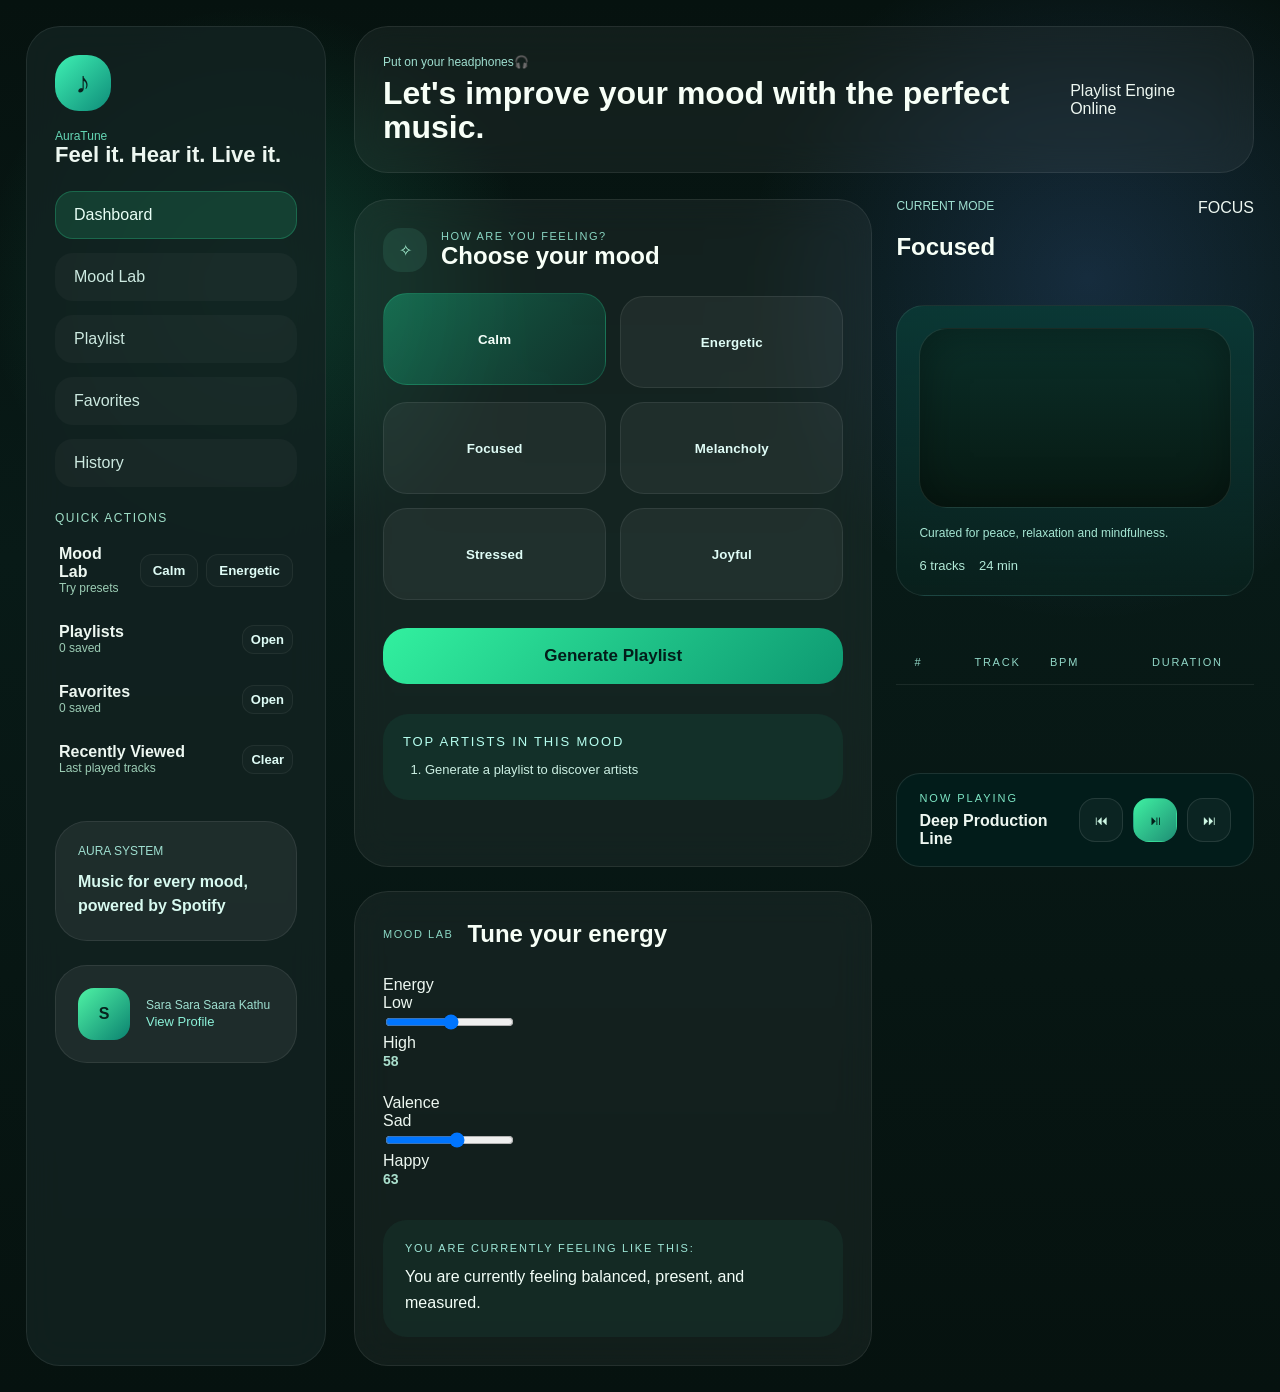
<file: MOOD-BASED-PLAYLIST-main/web/index.html>
<!DOCTYPE html>
<html lang="en">
<head>
    <meta charset="UTF-8" />
    <meta name="viewport" content="width=device-width, initial-scale=1.0" />
    <title>AuraTune</title>
    <link rel="stylesheet" href="styles.css" />
</head>
<body>
    <div class="app-shell">
        <aside class="sidebar-panel">
            <div class="sidebar-brand">
                <div class="logo">♪</div>
                <div>
                    <p class="label-small">AuraTune</p>
                    <h1>Feel it. Hear it. Live it.</h1>
                </div>
            </div>

            <nav class="sidebar-nav">
                <a class="nav-link active" data-panel="dashboard" href="#">Dashboard</a>
                <a class="nav-link" data-panel="mood-lab" href="#">Mood Lab</a>
                <a class="nav-link" data-panel="playlist" href="#">Playlist</a>
                <a class="nav-link" data-panel="favorites" href="#">Favorites</a>
                <a class="nav-link" data-panel="history" href="#">History</a>
            </nav>

            <div class="sidebar-section" id="sidebar-interact">
                <div class="sidebar-subtitle">Quick Actions</div>
                <div id="sidebar-moodlab" class="sidebar-items">
                    <div class="sidebar-item">
                        <div>
                            <strong>Mood Lab</strong>
                            <div class="muted">Try presets</div>
                        </div>
                        <div class="sidebar-actions">
                            <button class="sidebar-button" data-mood="Calm">Calm</button>
                            <button class="sidebar-button" data-mood="Energetic">Energetic</button>
                        </div>
                    </div>
                </div>

                <div id="sidebar-playlists" class="sidebar-items">
                    <div class="sidebar-item">
                        <div>
                            <strong>Playlists</strong>
                            <div class="muted" id="sidebar-playlist-count">0 saved</div>
                        </div>
                        <div class="sidebar-actions">
                            <button class="sidebar-button small" data-action="open-playlists">Open</button>
                        </div>
                    </div>
                </div>

                <div id="sidebar-favs" class="sidebar-items">
                    <div class="sidebar-item">
                        <div>
                            <strong>Favorites</strong>
                            <div class="muted" id="sidebar-favorites-count">0 saved</div>
                        </div>
                        <div class="sidebar-actions">
                            <button class="sidebar-button small" data-action="open-favs">Open</button>
                        </div>
                    </div>
                </div>

                <div id="sidebar-history" class="sidebar-items">
                    <div class="sidebar-item">
                        <div>
                            <strong>Recently Viewed</strong>
                            <div class="muted">Last played tracks</div>
                        </div>
                        <div class="sidebar-actions">
                            <button class="sidebar-button small" data-action="clear-history">Clear</button>
                        </div>
                    </div>
                    <ul id="recentHistory" class="panel-list" aria-live="polite"></ul>
                </div>
            </div>

            <div class="spotify-card">
                <p class="label-small">AURA SYSTEM</p>
                <h2>Music for every mood, powered by Spotify</h2>
            </div>

            <div class="profile-card">
                <div class="profile-avatar">S</div>
                <div>
                    <p class="label-small">Sara Sara Saara Kathu</p>
                    <a href="#">View Profile</a>
                </div>
            </div>
        </aside>

        <main class="dashboard-main">
            <header class="dashboard-header">
                <div>
                    <p class="label-small">Put on your headphones🎧</p>
                    <h2>Let's improve your mood with the perfect music.</h2>
                </div>
                <div class="status-pill status-pill-top">
                    <span class="status-dot"></span>
                    Playlist Engine Online
                </div>
            </header>

            <div class="panel-section" data-view="dashboard">
            <section class="dashboard-grid">
                <div class="mood-card">
                    <div class="section-title small">
                        <span class="icon-badge">✧</span>
                        <div>
                            <p class="label-small">HOW ARE YOU FEELING?</p>
                            <h3>Choose your mood</h3>
                        </div>
                    </div>

                    <div class="mood-options mood-grid">
                        <button class="mood-button active" data-mood="Calm">Calm</button>
                        <button class="mood-button" data-mood="Energetic">Energetic</button>
                        <button class="mood-button" data-mood="Focused">Focused</button>
                        <button class="mood-button" data-mood="Melancholy">Melancholy</button>
                        <button class="mood-button" data-mood="Stressed">Stressed</button>
                        <button class="mood-button" data-mood="Joyful">Joyful</button>
                    </div>

                    <button id="generateBtn" class="primary-button">Generate Playlist</button>

                    <div class="feature-callout">
                        <p class="feature-title">Top artists in this mood</p>
                        <ol id="topArtistsList" class="top-artists-list">
                            <li>Generate a playlist to discover artists</li>
                        </ol>
                    </div>
                </div>

                <div class="right-panel">
                    <div class="current-mode-header">
                        <div>
                            <p class="label-small">CURRENT MODE</p>
                            <h2 id="currentMood">Focused</h2>
                        </div>
                        <span id="moodBadge" class="mood-badge mood-focused">FOCUS</span>
                    </div>

                    <div class="current-listen-card">
                        <div class="cover-art"></div>
                        <div class="listen-copy">
                            <p class="label-small" id="currentDescription">Curated for peace, relaxation and mindfulness.</p>
                            <div class="listen-meta">
                                <span id="trackCount">6 tracks</span>
                                <span id="playlistDuration">24 min</span>
                            </div>
                        </div>
                    </div>

                    <div class="track-table">
                        <div class="track-row track-table-header">
                            <div>#</div>
                            <div>TRACK</div>
                            <div>BPM</div>
                            <div>DURATION</div>
                        </div>
                        <div class="track-list-wrapper">
                            <ul id="trackList" class="track-list"></ul>
                            <div class="track-list-actions">
                                <button id="showMoreTracks" class="secondary-button" type="button" hidden>Show more</button>
                            </div>
                        </div>
                    </div>

                    <div class="mini-player">
                        <div class="player-info">
                            <span class="player-status">Now Playing</span>
                            <strong id="playerTrack">Deep Production Line</strong>
                        </div>
                        <div class="player-controls">
                            <button class="icon-button">⏮</button>
                            <button class="icon-button play">⏯</button>
                            <button class="icon-button">⏭</button>
                        </div>
                    </div>
                </div>

                <div class="slider-card">
                    <div class="slider-card-header">
                        <p class="label-small">Mood Lab</p>
                        <h3>Tune your energy</h3>
                    </div>

                    <div class="mood-sliders">
                        <div class="mood-slider">
                            <span class="slider-title">Energy</span>
                            <div class="slider-line">
                                <span class="slider-text">Low</span>
                                <div class="slider-track">
                                    <input id="energyRange" type="range" min="14" max="100" value="58" step="1" />
                                    <div class="slider-fill" id="energySliderFill"></div>
                                    <div class="slider-thumb" id="energyThumb"></div>
                                </div>
                                <span class="slider-text">High</span>
                            </div>
                            <span class="slider-value" id="energyValue">58</span>
                        </div>

                        <div class="mood-slider">
                            <span class="slider-title">Valence</span>
                            <div class="slider-line">
                                <span class="slider-text">Sad</span>
                                <div class="slider-track">
                                    <input id="valenceRange" type="range" min="14" max="100" value="63" step="1" />
                                    <div class="slider-fill" id="valenceSliderFill"></div>
                                    <div class="slider-thumb" id="valenceThumb"></div>
                                </div>
                                <span class="slider-text">Happy</span>
                            </div>
                            <span class="slider-value" id="valenceValue">63</span>
                        </div>
                    </div>

                    <div class="feeling-summary">
                        <p class="feeling-title">You are currently feeling like this:</p>
                        <p id="feelingStatement" class="feeling-statement">Calm, focused, and in control.</p>
                    </div>
                </div>
            </section>
            </div>

            <div class="panel-section hidden" data-view="mood-lab">
                <section class="dashboard-grid">
                    <div class="mood-card">
                        <div class="section-title small">
                            <span class="icon-badge">✧</span>
                            <div>
                                <p class="label-small">Mood Lab</p>
                                <h3>Dial your energy and valence</h3>
                            </div>
                        </div>
                        <p class="panel-copy">Choose a mood, then tune the sliders to shape your playlist vibe. Hit Generate Playlist to refresh the right panel.</p>
                        <div id="moodLabInfo" class="panel-detail">
                            <p><strong>Selected mood:</strong> Focused</p>
                            <p><strong>Energy:</strong> 58 / <strong>Valence:</strong> 63</p>
                            <p>Use the sliders to make your playlist brighter, calmer, or more driven.</p>
                        </div>
                    </div>
                </section>
            </div>

            <div class="panel-section hidden" data-view="playlist">
                <section class="dashboard-grid">
                    <div class="mood-card">
                        <div class="section-title small">
                            <span class="icon-badge">♪</span>
                            <div>
                                <p class="label-small">Playlist</p>
                                <h3>View your latest playlist</h3>
                            </div>
                        </div>
                        <p class="panel-copy">Click Generate Playlist to populate your current playlist. Track titles become clickable Spotify links.</p>
                        <div id="playlistTabInfo" class="panel-detail">
                            <p><strong>Latest playlist:</strong> No playlist generated yet.</p>
                            <p><strong>Tip:</strong> Select a mood and use the sliders to tailor the vibe.</p>
                        </div>
                    </div>
                </section>
            </div>

            <div class="panel-section hidden" data-view="favorites">
                <section class="dashboard-grid">
                    <div class="mood-card">
                        <div class="section-title small">
                            <span class="icon-badge">★</span>
                            <div>
                                <p class="label-small">Favorites</p>
                                <h3>Your favorite tracks</h3>
                            </div>
                        </div>
                        <p class="panel-copy">Save your go-to songs and return to your favorite soundtracks anytime.</p>
                        <ul id="favoritesList" class="panel-list">
                            <li>Golden Street • The Weekend Signal</li>
                            <li>Quiet Flow • Everyday Morning</li>
                            <li>Solar Drive • Neon Engine</li>
                        </ul>
                    </div>
                </section>
            </div>

            <div class="panel-section hidden" data-view="history">
                <section class="dashboard-grid">
                    <div class="mood-card">
                        <div class="section-title small">
                            <span class="icon-badge">⏳</span>
                            <div>
                                <p class="label-small">History</p>
                                <h3>Track your listening sessions</h3>
                            </div>
                        </div>
                        <p class="panel-copy">Recent playlists and mood sessions will be listed here.</p>
                        <div id="historyLastSong" class="panel-detail">
                            <p><strong>Last directed song:</strong> None yet</p>
                        </div>
                    </div>
                </section>
            </div>
        </main>
    </div>

    <script src="app.js"></script>
</body>
</html>
</file>
<file: MOOD-BASED-PLAYLIST-main/web/styles.css>
* {
    box-sizing: border-box;
}

body {
    margin: 0;
    font-family: "Segoe UI", Arial, sans-serif;
    color: #edf7f1;
    background:
        radial-gradient(circle at 20% 20%, rgba(37, 199, 141, 0.20), transparent 18%),
        radial-gradient(circle at 85% 20%, rgba(90, 145, 255, 0.18), transparent 22%),
        linear-gradient(180deg, #06120f 0%, #081a17 40%, #06120f 100%);
    min-height: 100vh;
}

button,
a {
    font-family: inherit;
}

a {
    text-decoration: none;
    color: inherit;
}

.app-shell {
    display: grid;
    grid-template-columns: 300px 1fr;
    gap: 28px;
    max-width: 1480px;
    margin: 0 auto;
    padding: 26px;
    min-height: 100vh;
}

.hidden {
    display: none !important;
}

.panel-copy {
    margin-top: 18px;
    color: #cce9dd;
    font-size: 15px;
    line-height: 1.7;
}

.panel-detail {
    margin-top: 18px;
    padding: 18px;
    border-radius: 22px;
    background: rgba(255, 255, 255, 0.04);
    border: 1px solid rgba(255, 255, 255, 0.08);
    color: #d8f4ea;
    font-size: 14px;
    line-height: 1.7;
}

.panel-list {
    list-style: none;
    padding: 0;
    margin: 14px 0 0;
}

.panel-list li {
    margin-bottom: 10px;
    color: #c3efe1;
}

.sidebar-panel {
    display: flex;
    flex-direction: column;
    gap: 24px;
    padding: 28px;
    border-radius: 34px;
    border: 1px solid rgba(255, 255, 255, 0.08);
    background: rgba(19, 35, 33, 0.82);
    backdrop-filter: blur(18px);
}

.sidebar-brand {
    display: grid;
    gap: 18px;
}

.sidebar-brand .logo {
    width: 56px;
    height: 56px;
    border-radius: 24px;
    display: grid;
    place-items: center;
    font-size: 30px;
    color: #0b2220;
    background: linear-gradient(135deg, #3ff1b3, #0e8c79);
}

.sidebar-brand h1 {
    margin: 0;
    font-size: 22px;
    line-height: 1.1;
}

.sidebar-brand .label-small {
    color: #65d7b6;
}

.sidebar-nav {
    display: grid;
    gap: 14px;
}

.sidebar-section {
    display: flex;
    flex-direction: column;
    gap: 12px;
}

.sidebar-subtitle {
    font-size: 12px;
    color: #9fdfc8;
    text-transform: uppercase;
    letter-spacing: 0.12em;
}

.sidebar-item {
    display: flex;
    align-items: center;
    justify-content: space-between;
    gap: 12px;
    padding: 8px 4px;
}

.sidebar-actions {
    display: flex;
    gap: 8px;
    align-items: center;
}

.sidebar-button {
    padding: 8px 12px;
    border-radius: 12px;
    border: 1px solid rgba(255,255,255,0.06);
    background: rgba(255,255,255,0.02);
    color: #dffcf6;
    cursor: pointer;
    font-weight: 700;
}

.sidebar-button.small {
    padding: 6px 8px;
    font-size: 13px;
}

.sidebar-button:hover {
    background: linear-gradient(135deg, rgba(27,233,163,0.12), rgba(10,78,64,0.12));
    transform: translateY(-2px);
}

.muted {
    font-size: 12px;
    color: #9ccdb5;
}

#recentHistory li {
    display: flex;
    justify-content: space-between;
    align-items: center;
    gap: 8px;
    padding: 8px 10px;
    border-radius: 12px;
}

#recentHistory li .history-title {
    color: #dffcf6;
    font-size: 13px;
}

#recentHistory li button {
    background: transparent;
    border: none;
    color: #8bf1d8;
    cursor: pointer;
    font-weight: 700;
}

.nav-link {
    display: block;
    padding: 14px 18px;
    border-radius: 18px;
    border: 1px solid transparent;
    color: #cce9e0;
    background: rgba(255, 255, 255, 0.03);
    transition: background 180ms ease, border-color 180ms ease;
}

.nav-link:hover,
.nav-link.active {
    background: rgba(46, 211, 145, 0.16);
    border-color: rgba(46, 211, 145, 0.28);
    color: #e8fff6;
}

.spotify-card,
.profile-card,
.glass-panel {
    border-radius: 32px;
    border: 1px solid rgba(255, 255, 255, 0.08);
    background: rgba(255, 255, 255, 0.06);
    padding: 22px;
}

.spotify-card h2 {
    margin: 12px 0 0;
    font-size: 16px;
    line-height: 1.5;
    color: #d8faf0;
}

.profile-card {
    display: flex;
    align-items: center;
    gap: 16px;
}

.profile-avatar {
    width: 52px;
    height: 52px;
    border-radius: 16px;
    display: grid;
    place-items: center;
    font-weight: 800;
    color: #07221d;
    background: linear-gradient(135deg, #4ff3a5, #0b8270);
}

.profile-card a {
    color: #8bf1d8;
    font-size: 13px;
}

.dashboard-main {
    display: grid;
    gap: 26px;
}

.dashboard-header,
.mood-card,
.current-card,
.playlist-card,
.slider-card {
    border-radius: 34px;
    border: 1px solid rgba(255, 255, 255, 0.08);
    background: rgba(255, 255, 255, 0.05);
    backdrop-filter: blur(18px);
}

.dashboard-header {
    display: flex;
    align-items: center;
    justify-content: space-between;
    gap: 14px;
    padding: 28px;
}

.dashboard-header h2 {
    margin: 8px 0 0;
    font-size: 32px;
    line-height: 1.05;
}

.status-pill-top {
    padding: 10px 16px;
}

.dashboard-grid {
    display: grid;
    grid-template-columns: 1.45fr 1fr;
    gap: 24px;
}

.mood-card,
.current-card {
    padding: 28px;
}

.mood-card .section-title,
.playlist-card .section-title,
.slider-card .slider-card-header {
    display: flex;
    align-items: center;
    gap: 14px;
}

.section-title.small h3,
.slider-card-header h3 {
    margin: 0;
    font-size: 24px;
}

.section-title.small p,
.slider-card-header p {
    margin: 0;
    font-size: 11px;
    letter-spacing: 0.14em;
    text-transform: uppercase;
    color: #8ad6c3;
}

.mood-grid {
    margin-top: 24px;
    display: grid;
    grid-template-columns: repeat(2, minmax(130px, 1fr));
    gap: 14px;
}

.mood-button {
    display: flex;
    align-items: center;
    justify-content: center;
    min-height: 92px;
    border-radius: 24px;
    padding: 18px 16px;
    background: rgba(255, 255, 255, 0.05);
    border: 1px solid rgba(255, 255, 255, 0.08);
    color: #dffcf6;
    font-weight: 700;
    letter-spacing: 0.01em;
    transition: transform 200ms ease, border-color 200ms ease, background 200ms ease;
}

.mood-button:hover,
.mood-button.active {
    background: linear-gradient(135deg, rgba(27, 233, 163, 0.32), rgba(12, 78, 64, 0.35));
    border-color: rgba(46, 211, 145, 0.22);
    transform: translateY(-3px);
    color: #f4fff9;
}

.primary-button {
    width: 100%;
    margin-top: 28px;
    padding: 18px 20px;
    border-radius: 24px;
    border: none;
    background: linear-gradient(135deg, #32f09f, #0e9972);
    color: #031d1a;
    font-size: 17px;
    font-weight: 800;
    cursor: pointer;
}

.feature-callout {
    margin-top: 30px;
    padding: 20px;
    border-radius: 26px;
    background: rgba(18, 95, 74, 0.22);
}

.feature-title {
    margin: 0 0 6px;
    font-size: 13px;
    color: #b7fff0;
    letter-spacing: 0.14em;
    text-transform: uppercase;
}

.feature-copy {
    margin: 0;
    font-size: 14px;
    color: #d7f9ee;
}

.top-artists-list {
    margin: 10px 0 0;
    padding-left: 22px;
    color: #dffcf6;
}

.top-artists-list li {
    padding: 3px 0;
    color: #ccefe3;
    font-size: 13px;
}

.right-panel {
    display: grid;
    gap: 24px;
}

.current-card {
    padding: 28px;
    display: grid;
    gap: 24px;
}

.current-mode-header {
    display: flex;
    align-items: start;
    justify-content: space-between;
    gap: 16px;
}

.current-card h2 {
    margin: 8px 0 0;
    font-size: 34px;
    line-height: 1.05;
}

.current-listen-card {
    display: grid;
    grid-template-columns: 1fr;
    gap: 18px;
    padding: 22px;
    border-radius: 28px;
    background: linear-gradient(180deg, rgba(10, 57, 53, 0.92), rgba(9, 34, 30, 0.75));
    border: 1px solid rgba(255, 255, 255, 0.08);
}

.cover-art {
    min-height: 180px;
    border-radius: 28px;
    background: linear-gradient(180deg, #0b2f29, #071912);
    border: 1px solid rgba(255, 255, 255, 0.08);
    box-shadow: inset 0 0 45px rgba(0, 0, 0, 0.35);
}

.listen-copy .label-small {
    color: #a6e7d4;
}

.listen-meta {
    display: flex;
    gap: 14px;
    margin-top: 18px;
    color: #b1e9d7;
    font-size: 13px;
}

.track-table {
    margin-top: 20px;
}

.track-table-header {
    display: grid;
    grid-template-columns: 48px 1fr 90px 84px;
    gap: 12px;
    padding: 14px 18px;
    border-bottom: 1px solid rgba(255, 255, 255, 0.12);
    font-size: 11px;
    letter-spacing: 0.16em;
    text-transform: uppercase;
    color: #91d7c7;
}

.track-list-wrapper {
    margin-top: 0;
}

.track-list {
    list-style: none;
    padding: 0;
    margin: 0;
}

.track-list-actions {
    display: flex;
    justify-content: center;
    padding: 14px 18px 6px;
}

.secondary-button {
    padding: 10px 18px;
    border: 1px solid rgba(101, 215, 182, 0.35);
    border-radius: 12px;
    background: rgba(46, 211, 145, 0.10);
    color: #dffcf6;
    cursor: pointer;
    font-weight: 700;
}

.secondary-button:hover {
    background: rgba(46, 211, 145, 0.20);
}

.track-table .track-row {
    display: grid;
    grid-template-columns: 48px 1fr 90px 84px;
    gap: 12px;
    align-items: center;
    padding: 16px 18px;
    border-bottom: 1px solid rgba(255, 255, 255, 0.08);
    transition: background 0.2s ease;
}

.track-table .track-row:hover {
    background: rgba(255, 255, 255, 0.05);
}

.track-row {
    position: relative;
}

.star-button {
    position: absolute;
    top: 8px;
    right: 8px;
    width: 34px;
    height: 34px;
    border-radius: 10px;
    display: grid;
    place-items: center;
    font-size: 16px;
    cursor: pointer;
    border: 1px solid rgba(255,255,255,0.06);
    background: rgba(255,255,255,0.02);
    color: #bfeee0;
}

.star-button:hover {
    background: linear-gradient(135deg, rgba(27,233,163,0.12), rgba(10,78,64,0.12));
    transform: translateY(-2px);
}

.star-on {
    background: linear-gradient(135deg, #ffd86b, #ffb84d);
    color: #3a1b00;
    border-color: rgba(255,200,120,0.3);
}

.track-index {
    display: grid;
    place-items: center;
    width: 38px;
    height: 38px;
    border-radius: 50%;
    background: rgba(255, 255, 255, 0.10);
    font-size: 12px;
    color: #a8fff0;
}

.track-title {
    font-size: 16px;
    margin-bottom: 6px;
}

.track-meta {
    font-size: 12px;
    color: #afbdba;
}

.track-bpm,
.track-duration {
    font-size: 13px;
    color: #bbe9d9;
    justify-self: end;
}

.mini-player {
    margin-top: 24px;
    display: flex;
    align-items: center;
    justify-content: space-between;
    padding: 18px 22px;
    border-radius: 24px;
    background: rgba(3, 29, 27, 0.95);
    border: 1px solid rgba(255,255,255,0.1);
}

.player-info {
    display: grid;
    gap: 8px;
}

.player-status {
    font-size: 11px;
    text-transform: uppercase;
    letter-spacing: 0.18em;
    color: #7de5c4;
}

.player-controls {
    display: flex;
    gap: 10px;
}

.icon-button {
    width: 44px;
    height: 44px;
    border-radius: 16px;
    border: 1px solid rgba(255,255,255,0.1);
    background: rgba(255,255,255,0.04);
    color: #cef8e4;
    cursor: pointer;
}

.icon-button.play {
    background: linear-gradient(135deg, #3ff0a2, #1f8f75);
    color: #031d19;
    border-color: transparent;
}

.stat-label {
    margin: 0 0 6px;
    color: #91d9c3;
    font-size: 11px;
    text-transform: uppercase;
    letter-spacing: 0.14em;
}

.stat-value {
    margin: 0;
    font-size: 28px;
    font-weight: 800;
}

.playlist-card {
    padding: 28px;
}

.track-list-wrapper {
    margin-top: 20px;
}

.track-row {
    align-items: center;
    gap: 20px;
    padding: 18px 16px;
}

.track-index {
    width: 44px;
    height: 44px;
    font-size: 12px;
}

.track-title {
    font-size: 18px;
}

.track-bpm {
    font-size: 13px;
}

.slider-card {
    padding: 28px;
}

.slider-card-header h3 {
    margin: 0;
    font-size: 24px;
}

.slider-card-header p {
    margin: 0;
}

.mood-sliders {
    margin-top: 28px;
    display: grid;
    gap: 24px;
}

.slider-line {
    grid-template-columns: auto 1fr auto;
}

.slider-value {
    margin-top: 6px;
    color: #aadfcd;
    font-size: 14px;
    font-weight: 700;
}

.feeling-summary {
    margin-top: 32px;
    padding: 22px;
    border-radius: 24px;
    background: rgba(30, 85, 71, 0.22);
}

.feeling-title {
    margin: 0 0 10px;
    color: #9fe8d8;
    text-transform: uppercase;
    font-size: 11px;
    letter-spacing: 0.16em;
}

.feeling-statement {
    margin: 0;
    font-size: 16px;
    line-height: 1.6;
    color: #f3fff8;
}

.icon-badge {
    display: inline-grid;
    place-items: center;
    width: 44px;
    height: 44px;
    border-radius: 18px;
    background: rgba(77, 165, 136, 0.16);
    color: #a7f4d5;
}

.label-small {
    margin: 0;
    font-size: 12px;
    color: #9fdfd0;
}

h2,
h3 {
    color: #f7fff7;
}

@media (max-width: 1100px) {
    .app-shell {
        grid-template-columns: 1fr;
    }

    .dashboard-grid {
        grid-template-columns: 1fr;
    }
}

@media (max-width: 720px) {
    .app-shell {
        padding: 18px;
    }

    .sidebar-panel,
    .dashboard-header,
    .mood-card,
    .current-card,
    .playlist-card,
    .slider-card {
        padding: 22px;
    }

    .mood-grid {
        grid-template-columns: 1fr;
    }
}
</file>
